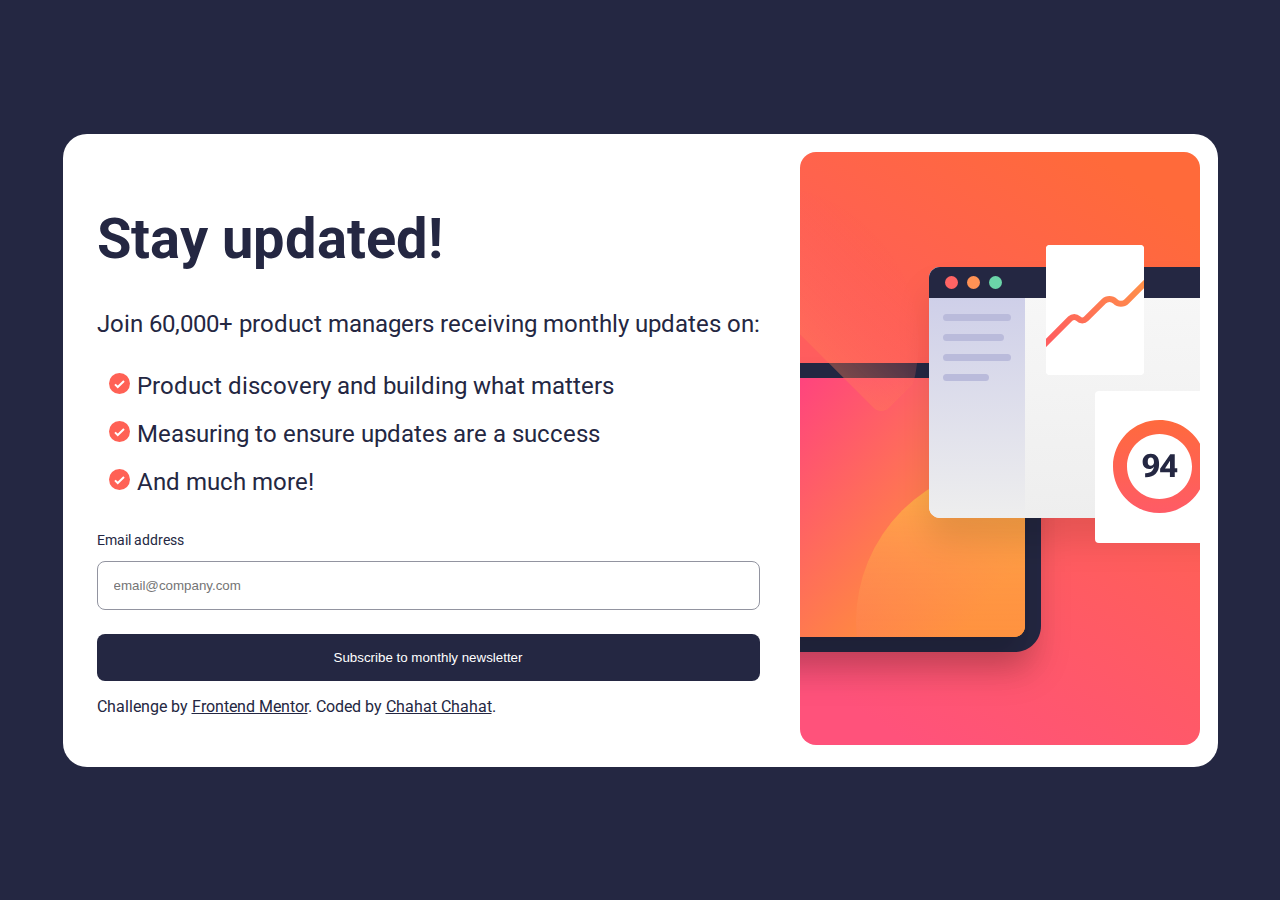
<file: newletter/newsletter-sign-up-with-success-message-main/newsletter-sign-up-with-success-message-main/index.html>
<!DOCTYPE html>
<html lang="en">

<head>
  <meta charset="UTF-8">
  <meta name="viewport" content="width=device-width, initial-scale=1.0">
  <!-- displays site properly based on user's device -->

  <link rel="icon" type="image/png" sizes="32x32" href="./assets/images/favicon-32x32.png">

  <title>Frontend Mentor | Newsletter sign-up form with success message</title>

  <!-- google fonts -->
  <link rel="preconnect" href="https://fonts.googleapis.com">
  <link rel="preconnect" href="https://fonts.gstatic.com" crossorigin>
  <link href="https://fonts.googleapis.com/css2?family=Roboto&display=swap" rel="stylesheet">

  <link rel="preconnect" href="https://fonts.googleapis.com">
  <link rel="preconnect" href="https://fonts.gstatic.com" crossorigin>
  <link href="https://fonts.googleapis.com/css2?family=Roboto:wght@400;700&display=swap" rel="stylesheet">

  <!-- Feel free to remove these styles or customise in your own stylesheet 👍 -->

  <link rel="stylesheet" href="css/style.css">
  <script src="js/main.js"></script>

</head>

<body>

  <!-- Sign-up form start -->
  <main>

    <div class="container">
      <div class="form-img-mobile">
        <img src="assets/images/illustration-sign-up-mobile.svg" alt="">
      </div>
      <div class="form-img-desktop">
        <img src="assets/images/illustration-sign-up-desktop.svg" alt="">
      </div>
      <section class="sign-up-form">
        <h1>Stay updated!</h1>

        <p>Join 60,000+ product managers receiving monthly updates on:</p>
        <ul>
          <li>Product discovery and building what matters</li>
          <li>Measuring to ensure updates are a success</li>
          <li>And much more!</li>
        </ul>
        <form class="myForm">
          <label for="email">Email address</label>
          <div id="error-message" class="error-message"></div>
          <input id="email" type="email" class="email" placeholder="email@company.com" />
          <button id="submit" onclick="validateAndSubmit(event)" class="form-submit-btn" type="submit">Subscribe to
            monthly
            newsletter</button>
        </form>
        <div class="footer">
          <p>
            Challenge by <a href="https://www.frontendmentor.io?ref=challenge" target="_blank">Frontend Mentor</a>.
            Coded by <a href="https://www.linkedin.com/in/chahat-chahat-/">Chahat Chahat</a>.
          </p>
        </div>
      </section>
    </div>
  </main>

</body>

</html>
</file>
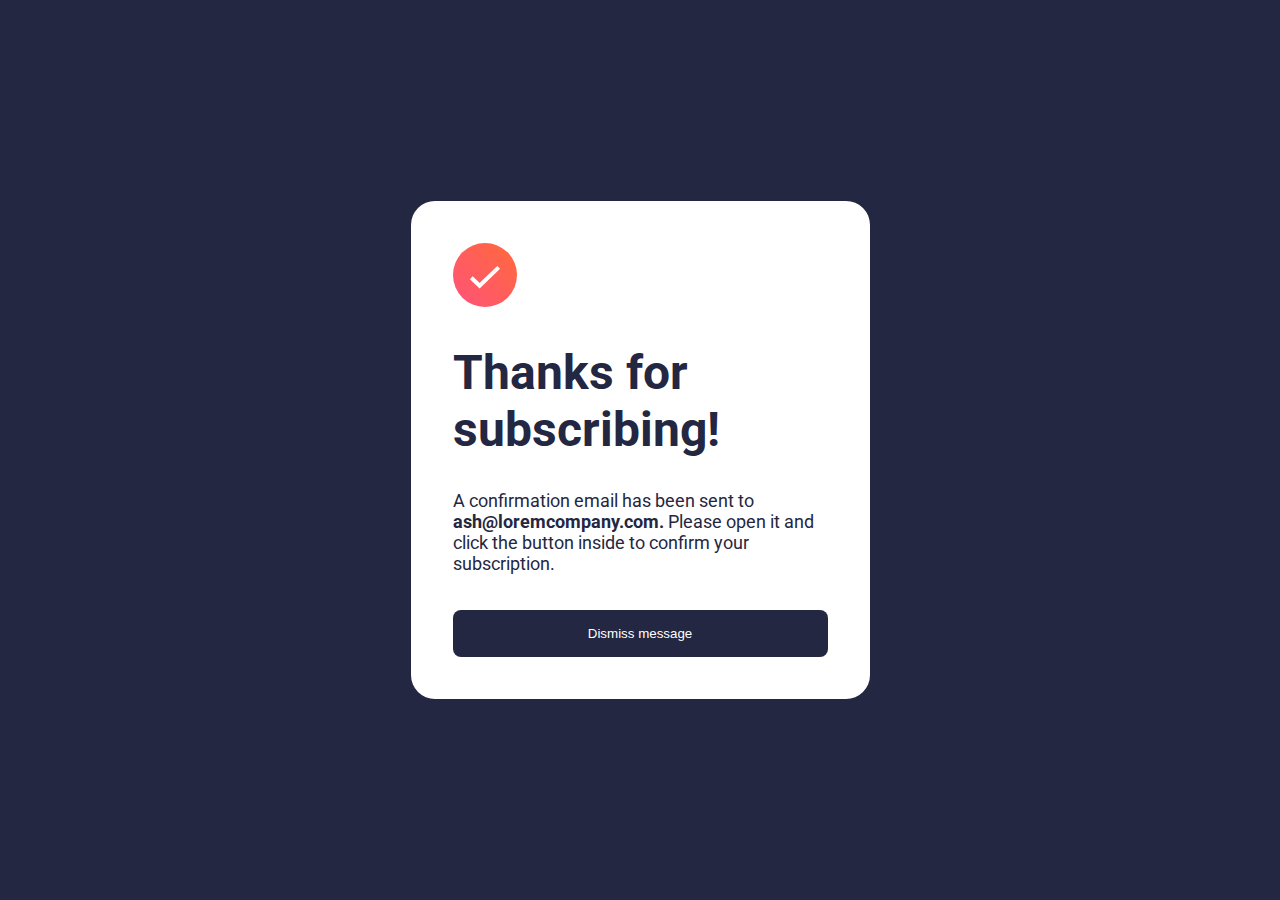
<file: newletter/newsletter-sign-up-with-success-message-main/newsletter-sign-up-with-success-message-main/sucess.html>
<!DOCTYPE html>
<html lang="en">

<head>
    <meta charset="UTF-8">
    <meta name="viewport" content="width=device-width, initial-scale=1.0">
    <!-- displays site properly based on user's device -->

    <link rel="icon" type="image/png" sizes="32x32" href="./assets/images/favicon-32x32.png">

    <title>Frontend Mentor | Newsletter sign-up form with success message</title>

    <!-- google fonts -->
    <link rel="preconnect" href="https://fonts.googleapis.com">
    <link rel="preconnect" href="https://fonts.gstatic.com" crossorigin>
    <link href="https://fonts.googleapis.com/css2?family=Roboto&display=swap" rel="stylesheet">

    <link rel="preconnect" href="https://fonts.googleapis.com">
    <link rel="preconnect" href="https://fonts.gstatic.com" crossorigin>
    <link href="https://fonts.googleapis.com/css2?family=Roboto:wght@400;700&display=swap" rel="stylesheet">

    <!-- Feel free to remove these styles or customise in your own stylesheet 👍 -->

    <link rel="stylesheet" href="css/style.css">
    <script src="js/main.js"></script>

</head>

<body>
    <main>
        <!-- Success message start -->
        <div class="sucess-container">
        <img class="success-icon" src="assets/images/icon-success.svg" alt="checkmark">
        <h1 class="sucess-page-heading"> Thanks for subscribing!</h1>
        <p class="sucess-page-paragraph">A confirmation email has been sent to <span>ash@loremcompany.com.</span>
            Please open it and click the button inside to confirm your subscription.</p>
        <button class="dismiss-btn" onclick="backtopage()" type="submit">Dismiss message</button>
    </div>
        <!-- Success message end -->
    </main>
</body>

</html>
</file>
<file: newletter/newsletter-sign-up-with-success-message-main/newsletter-sign-up-with-success-message-main/css/style.css>
:root {
    /* primary */
    --Tomato: hsl(4, 100%, 67%);

    /* neutral */
    --DarkSlateGrey: hsl(234, 29%, 20%);
    --CharcoalGrey: hsl(235, 18%, 26%);
    --Grey: hsl(231, 7%, 60%);
    --White: hsl(0, 0%, 100%);
    --paragraph: 16px;
    --font: 'Roboto', sans-serif;

}

/* typography */
body {
    font-family: var(--font);
    color: var(--DarkSlateGrey);
}

main {
    max-width: 1440px;
}

.sign-up-form {
    padding: 16px;
}

.container img{
    width: 100%;
}
.form-img-desktop{
    visibility: hidden;
    display: none;
}

h1 {
    font-size: 56px;
    font-weight: 700;
}

p,
li {
    font-weight: 400;
    font-size: 24px;
}

ul {
    list-style: url(../assets/images/icon-list.svg) center;
    margin: 24px 0;
    
}
li{
    line-height: 2;
}

label,
input {
    width: 100%;
    box-sizing: border-box;
}

label {
    font-weight: 400;
    font-size: 14px;
}

input {
    border: 1px solid var(--Grey);
    border-radius: 8px;
    padding: 16px;
    margin: 12px 0 24px 0;

}
.form-submit-btn, .dismiss-btn {
    border: none;
    width: 100%;
    padding: 16px;
    border-radius: 8px;
    color: var(--White);
    background-color: var(--DarkSlateGrey);
    transition: background-color 1s;
    color: #fff;
  } 
  .form-submit-btn:hover, .form-submit-btn:focus, .dismiss-btn:hover, .dismiss-btn:focus {
    background: linear-gradient(90deg, var(--Tomato), transparent) var(--Tomato) ;
  }
  .footer p, .footer a{
    color: var(--DarkSlateGrey);
    font-size: 16px;
  }

@media screen and (min-width: 375px) {
    .form-img-desktop{
        visibility: visible;
        display: unset;
        order: 1;
    }
    .form-img-mobile{
        display: none;
    }
    .container{
        display: flex;
        align-items: center;
        justify-content: center;
        gap: 24px;
    }
    body, html {
        display: flex;
        justify-content: center;
        align-items: center;
        height: 100vh;
        background-color: var(--DarkSlateGrey);
    }
    main{
        background-color: var(--White);
        padding: 18px;
        max-width: max-content;
        max-height: fit-content;
        border-radius: 24px;
    }
}


/* sucess page */
.sucess-container{
    padding: 24px;
    max-width: 375px;
}
.sucess-icon{
    width: 36px;
}
.sucess-page-heading{
    font-size: 48px;
}
.sucess-page-paragraph{
    font-size: 18px;
    margin-bottom: 36px;
}
.sucess-page-paragraph span{
    font-weight: 700
}

/* error states */


.email.invalid {
    border: 2px solid var(--Tomato); 
    color: red; 
    background-color: rgb(224, 186, 186);
  }
.error-message{
    color: var(--Tomato);
    text-align: end;
    font-size: 12px;
    font-weight: 600;
}
</file>
